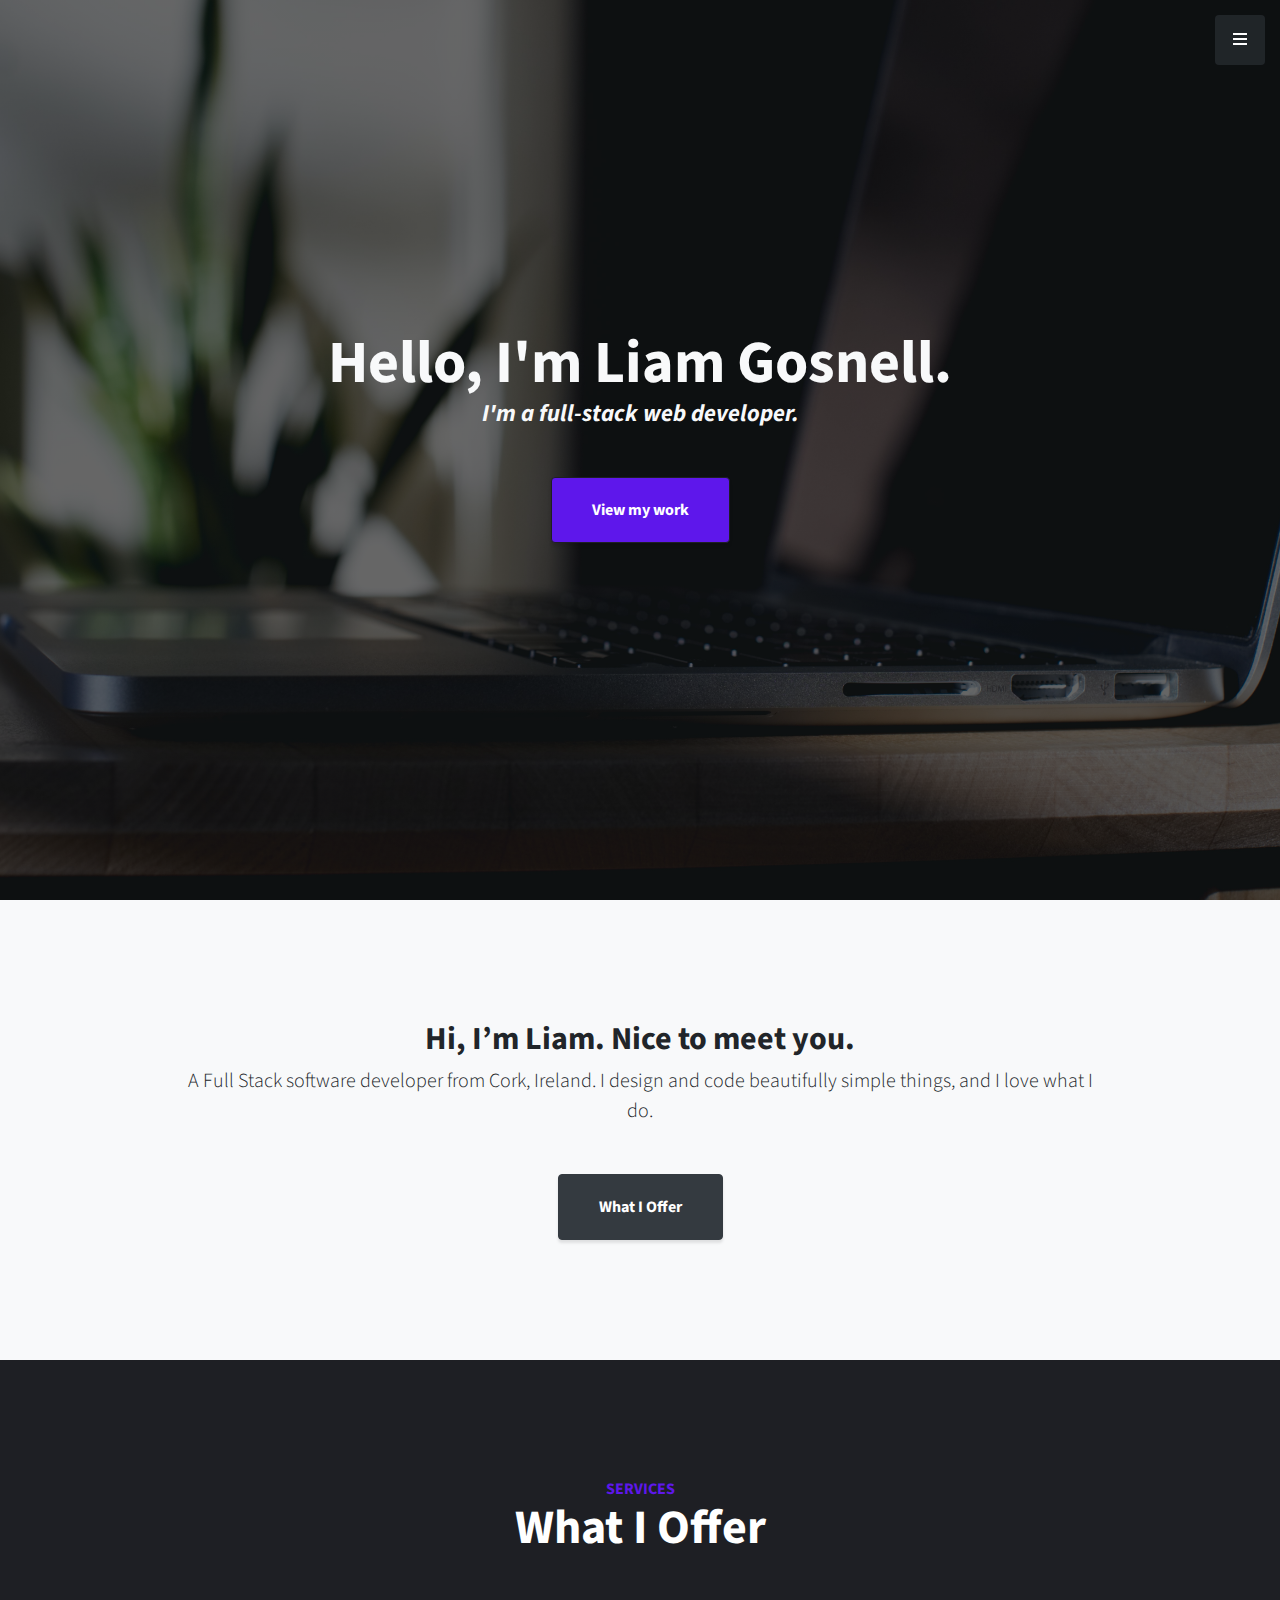
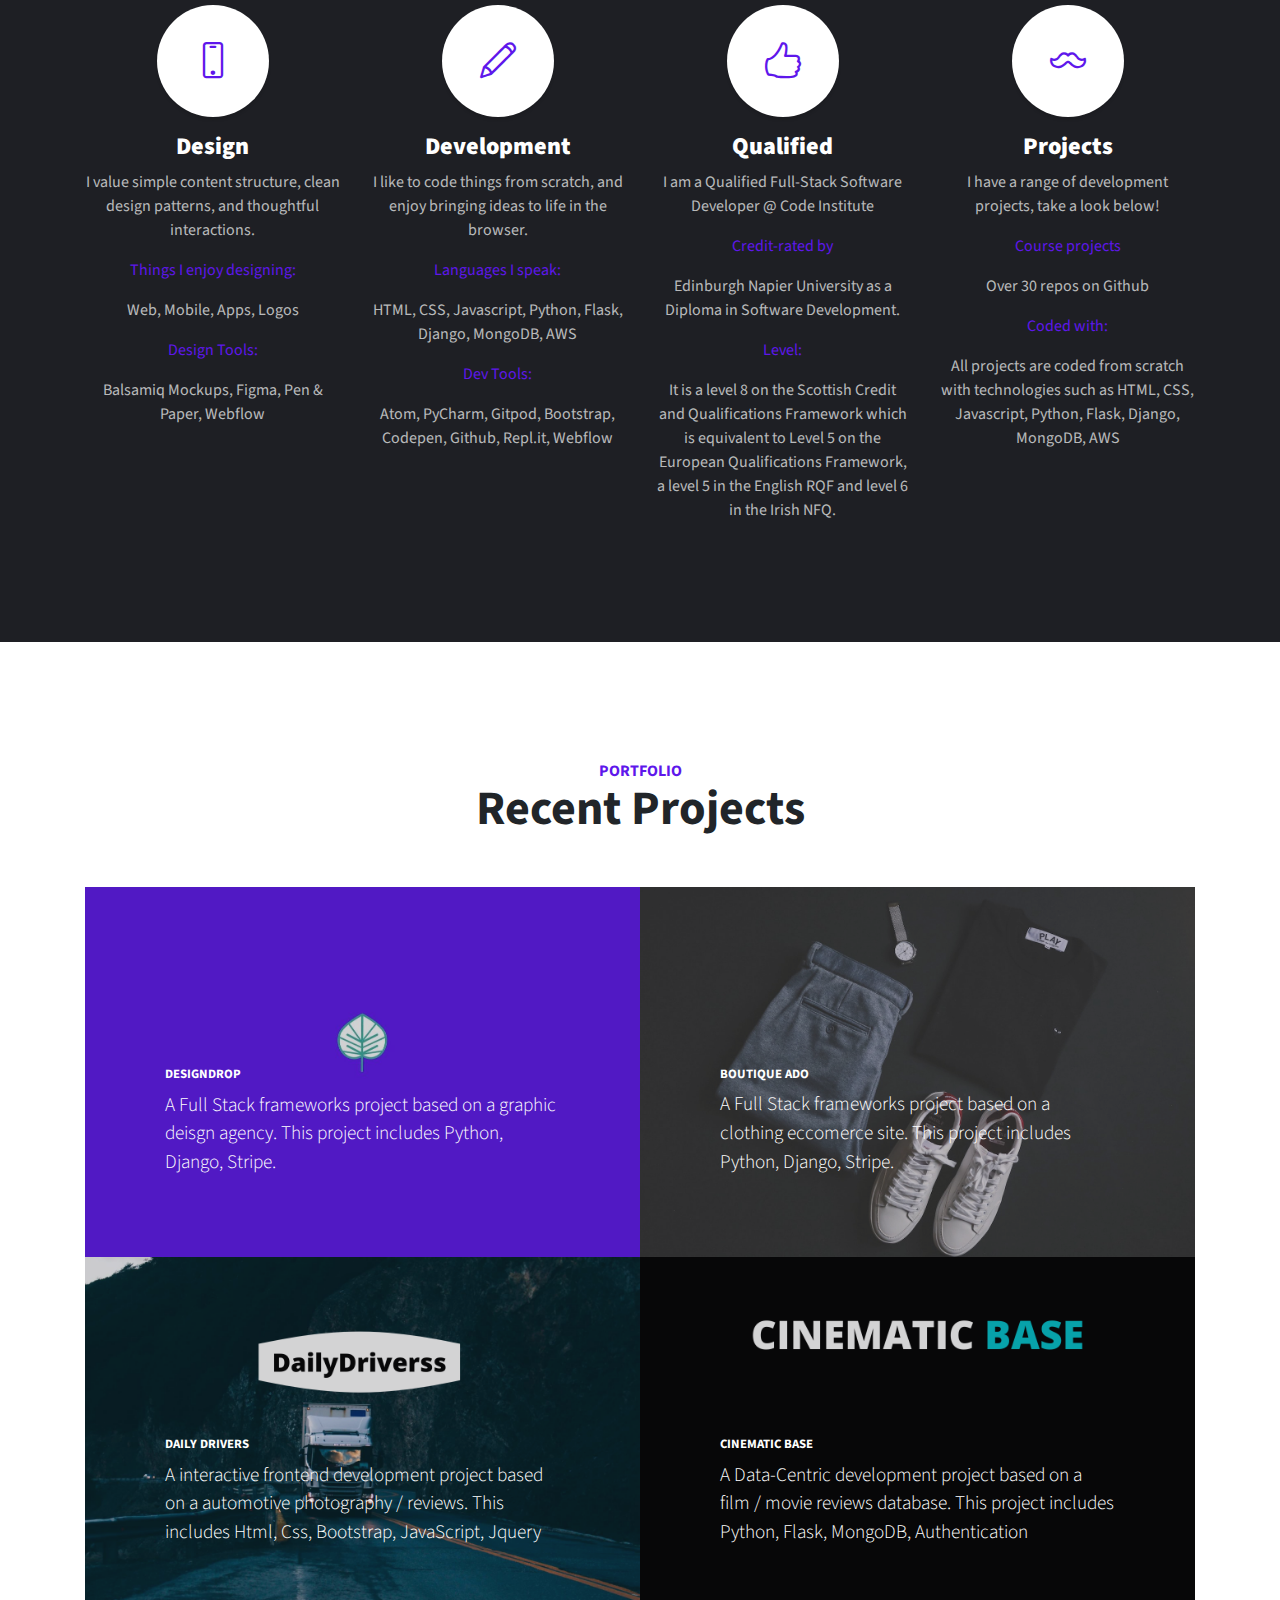
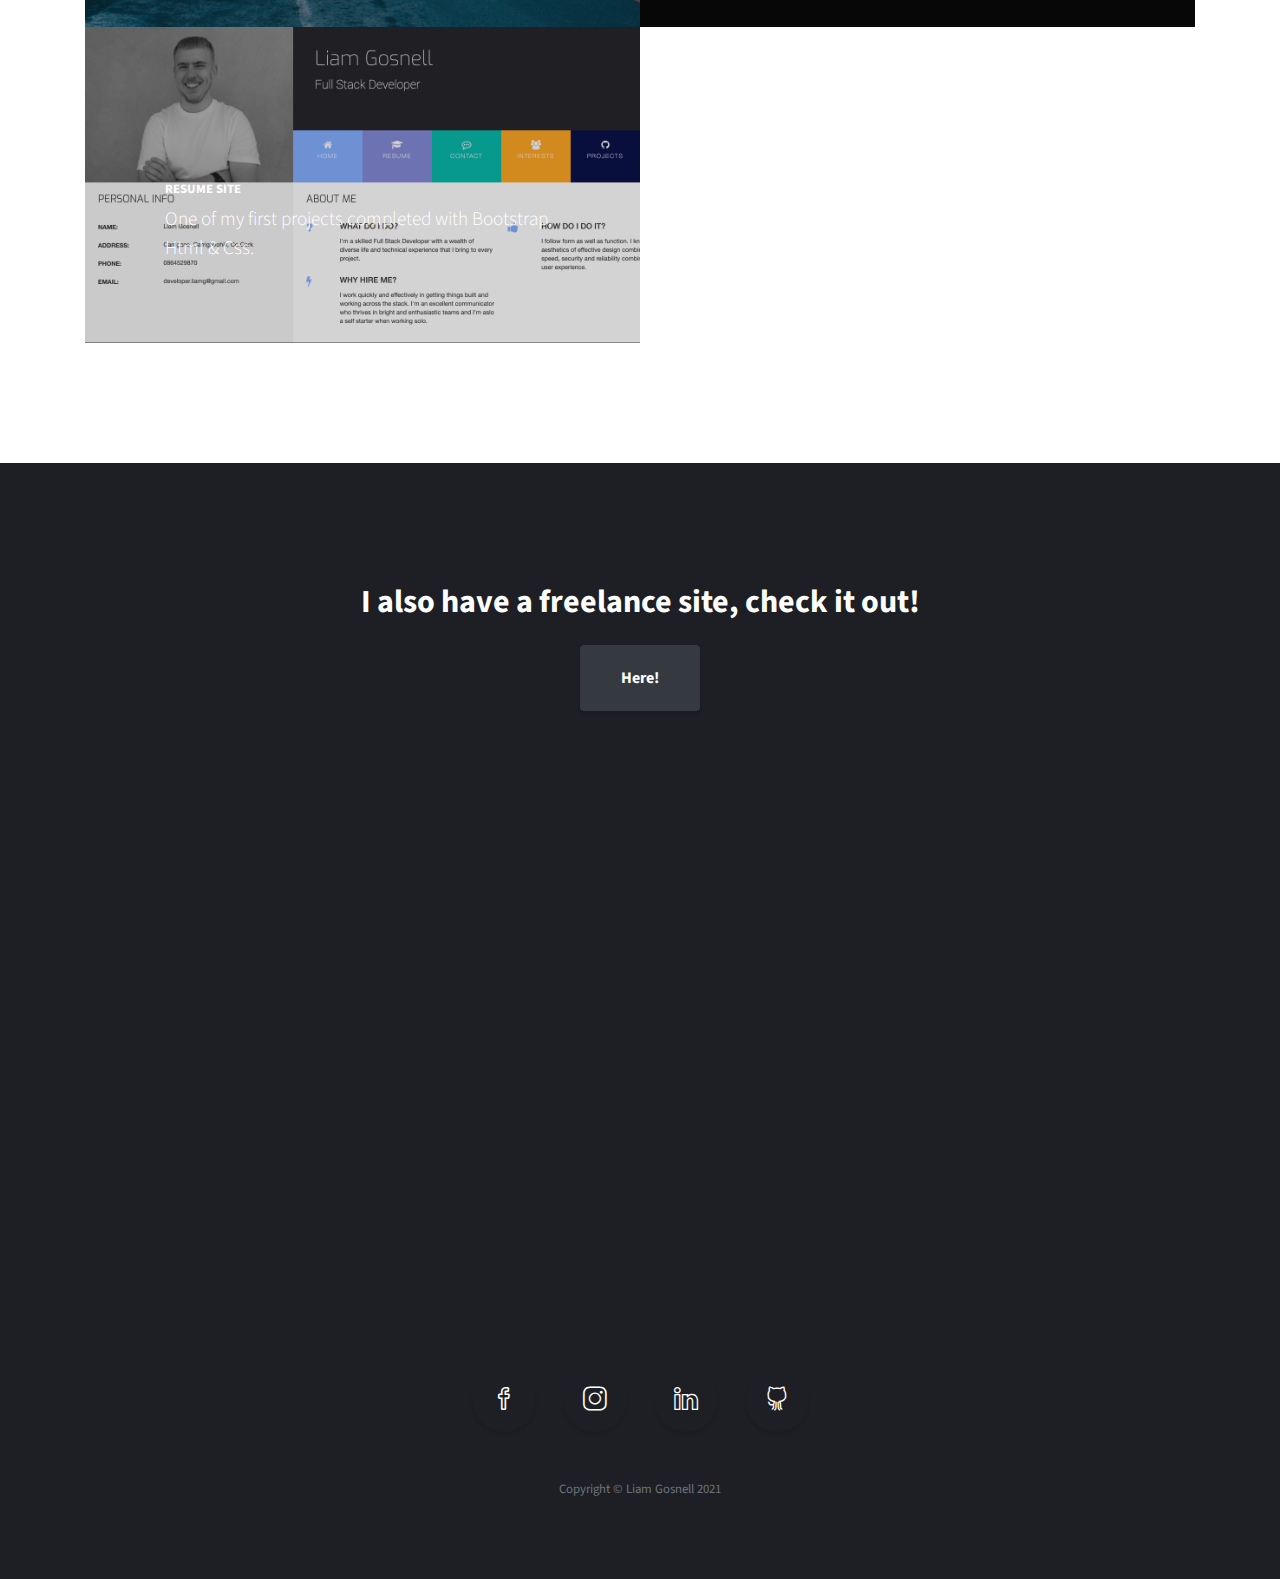
<file: index.html>
<!DOCTYPE html>
<html lang="en">

<head>

  <meta charset="utf-8">
  <meta name="viewport" content="width=device-width, initial-scale=1, shrink-to-fit=no">
  <meta name="description" content="">
  <meta name="author" content="">

  <title>Liam Gosnell</title>

  <!-- Bootstrap Core CSS -->
  <link href="static/vendor/bootstrap/css/bootstrap.min.css" rel="stylesheet">

  <!-- Custom Fonts -->
  <link href="static/vendor/fontawesome-free/css/all.min.css" rel="stylesheet" type="text/css">
  <link href="https://fonts.googleapis.com/css?family=Source+Sans+Pro:300,400,700,300italic,400italic,700italic" rel="stylesheet" type="text/css">
  <link href="static/vendor/simple-line-icons/css/simple-line-icons.css" rel="stylesheet">

  <!-- Custom CSS -->
  <link href="static/css/stylish-portfolio.min.css" rel="stylesheet">
  <link href="static/css/stylish-portfolio.css" rel="stylesheet">

</head>

<body id="page-top">

  <!-- Navigation -->
  <a class="menu-toggle rounded" href="#">
    <i class="fas fa-bars"></i>
  </a>
  <nav id="sidebar-wrapper">
    <ul class="sidebar-nav">
      <li class="sidebar-brand">
        <a class="js-scroll-trigger" href="#page-top">Menu</a>
      </li>
      <li class="sidebar-nav-item">
        <a class="js-scroll-trigger" href="#page-top">Home</a>
      </li>
      <li class="sidebar-nav-item">
        <a class="js-scroll-trigger" href="#about">About</a>
      </li>
    
      <li class="sidebar-nav-item">
        <a class="js-scroll-trigger" href="#portfolio">Portfolio</a>
      </li>
      <li class="sidebar-nav-item">
        <a class="js-scroll-trigger" href="#contact">Social</a>
      </li>
    </ul>
  </nav>

  <!-- Header -->
  <header class="masthead d-flex">
    <div class="container header-container text-center my-auto">
    <h1 class="text-light">Hello, I'm <span>Liam Gosnell</span>.</h1>
      <h4 class="mb-5 text-light">
        <em>I'm a full-stack web developer.</em>
      </h4>
      <a class="btn btn-primary btn-xl js-scroll-trigger" href="#about">View my work</a>
    </div>
    <div class="overlay"></div>
  </header>

  <!-- About -->
  <section class="content-section bg-light" id="about">
    <div class="container text-center">
      <div class="row">
        <div class="col-lg-10 mx-auto">
          <h2>Hi, I’m Liam. Nice to meet you.</h2>
          <p class="lead mb-5">A Full Stack software developer from Cork, Ireland. I design and code beautifully simple things, and I love what I do.</p>
          <a class="btn btn-dark btn-xl js-scroll-trigger" href="#services">What I Offer</a>
        </div>
      </div>
    </div>
  </section>

  <!-- Services -->
  <section class="content-section bg-primary text-white text-center" id="services">
    <div class="container">
      <div class="content-section-heading">
        <h3 class="text-secondary mb-0">Services</h3>
        <h2 class="mb-5">What I Offer</h2>
      </div>
      <div class="row">
        <div class="col-lg-3 col-md-6 mb-5 mb-lg-0">
          <span class="service-icon rounded-circle mx-auto mb-3">
            <i class="icon-screen-smartphone"></i>
          </span>
          <h4>
            <strong>Design</strong>
          </h4>
          <p class="text-faded mb-0">I value simple content structure, clean design patterns, and thoughtful interactions.</p>
          <p class="text-faded mb-0 mt-3 purple-text">Things I enjoy designing:</p>
          <p class="text-faded mb-0 mt-3">Web, Mobile, Apps, Logos</p>
          <p class="text-faded mb-0 mt-3 purple-text">Design Tools:</p>
          <p class="text-faded mb-0 mt-3">Balsamiq Mockups, Figma, Pen & Paper, Webflow</p>
        </div>
        <div class="col-lg-3 col-md-6 mb-5 mb-lg-0">
          <span class="service-icon rounded-circle mx-auto mb-3">
            <i class="icon-pencil"></i>
          </span>
          <h4>
            <strong>Development</strong>
          </h4>
          <p class="text-faded mb-0">I like to code things from scratch, and enjoy bringing ideas to life in the browser.</p>
          <p class="text-faded mb-0 mt-3 purple-text">Languages I speak:</p>
          <p class="text-faded mb-0 mt-3">HTML, CSS, Javascript, Python, Flask, Django, MongoDB, AWS</p>
          <p class="text-faded mb-0 mt-3 purple-text">Dev Tools:</p>
          <p class="text-faded mb-0 mt-3">Atom, PyCharm, Gitpod, Bootstrap, Codepen, Github, Repl.it, Webflow</p>
        </div>
        <div class="col-lg-3 col-md-6 mb-5 mb-md-0">
          <span class="service-icon rounded-circle mx-auto mb-3">
            <i class="icon-like"></i>
          </span>
          <h4>
            <strong>Qualified</strong>
          </h4>
          <p class="text-faded mb-0">I am a Qualified Full-Stack Software Developer @ Code Institute</a></p>
          <p class="text-faded mb-0 mt-3 purple-text">Credit-rated by</p>
          <p class="text-faded mb-0 mt-3">Edinburgh Napier University as a Diploma in Software Development.</p>
          <p class="text-faded mb-0 mt-3 purple-text">Level:</p>
          <p class="text-faded mb-0 mt-3">It is a level 8 on the Scottish Credit and Qualifications Framework which is equivalent to Level 5 on the European Qualifications Framework, a level 5 in the English RQF and level 6 in the Irish NFQ.</p>
        </div>
        <div class="col-lg-3 col-md-6">
          <span class="service-icon rounded-circle mx-auto mb-3">
            <i class="icon-mustache"></i>
          </span>
          <h4>
            <strong>Projects</strong>
          </h4>
          <p class="text-faded mb-0">I have a range of development projects, take a look below!</p>
          <p class="text-faded mb-0 mt-3 purple-text">Course projects</p>
          <p class="text-faded mb-0 mt-3">Over 30 repos on Github</p>
          <p class="text-faded mb-0 mt-3 purple-text">Coded with:</p>
          <p class="text-faded mb-0 mt-3">All projects are coded from scratch with technologies such as HTML, CSS, Javascript, Python, Flask, Django, MongoDB, AWS</p>
        </div>
      </div>
    </div>
  </section>

  

  <!-- Portfolio -->
  <section class="content-section" id="portfolio">
    <div class="container">
      <div class="content-section-heading text-center">
        <h3 class="text-secondary mb-0">Portfolio</h3>
        <h2 class="mb-5">Recent Projects</h2>
      </div>
      <div class="row no-gutters">
        <div class="col-lg-6">
          <a class="portfolio-item" target="_blank" href="https://designdrop.herokuapp.com/">
            <span class="caption">
              <span class="caption-content">
                <h2>DESIGNDROP</h2>
                <p class="mb-0">A Full Stack frameworks project based on a graphic deisgn agency. This project includes Python, Django, Stripe.</p>
              </span>
            </span>
            <img class="img-fluid" src="static/img/design.jpg" alt="">
          </a>
        </div>
        <div class="col-lg-6">
          <a class="portfolio-item" target="_blank" href="https://lg-boutique-ado.herokuapp.com/">
            <span class="caption">
              <span class="caption-content">
                <h2>Boutique Ado</h2>
                <p class="mb-0">A Full Stack frameworks project based on a clothing eccomerce site. This project includes Python, Django, Stripe.</p>
              </span>
            </span>
            <img class="img-fluid" src="static/img/clothes-main.jpg" alt="">
          </a>
        </div>
        <div class="col-lg-6">
          <a class="portfolio-item" href="https://liam-gosnell.github.io/Milestone-Two/">
            <span class="caption">
              <span class="caption-content">
                <h2>Daily Drivers</h2>
                <p class="mb-0">A interactive frontend development project based on a automotive photography / reviews. This includes Html, Css, Bootstrap, JavaScript, Jquery</p>
              </span>
            </span>
            <img class="img-fluid" src="static/img/CB (4).png" alt="">
          </a>
        </div>
        <div class="col-lg-6">
          <a class="portfolio-item" href="https://cinematicbase.herokuapp.com/">
            <span class="caption">
              <span class="caption-content">
                <h2>Cinematic Base</h2>
                <p class="mb-0">A Data-Centric development project based on a film / movie reviews database. This project includes Python, Flask, MongoDB, Authentication</p>
              </span>
            </span>
            <img class="img-fluid" src="static/img/CB.png" alt="">
          </a>
        </div>
        <div class="col-lg-6">
          <a class="portfolio-item" href="https://liam-gosnell.github.io/resume-project/index.html">
            <span class="caption">
              <span class="caption-content">
                <h2>Resume Site</h2>
                <p class="mb-0">One of my first projects completed with Bootstrap, Html & Css.</p>
              </span>
            </span>
            <img class="img-fluid" src="static/img/1.png" alt="">
          </a>
        </div>
        
      </div>
    </div>
  </section>


  <!-- Call to Action -->
  <section class="content-section bg-primary text-white">
    <div class="container text-center">
      <h2 class="mb-4">I also have a freelance site, check it out!</h2>
      <a target="_blank" href="https://www.liamgosnell.ie/" class="btn btn-xl btn-dark">Here!</a>
    </div>
  </section>

  <!-- Map -->
  <section class="bg-primary" id="contact" class="map">
    <iframe src="https://www.google.com/maps/embed?pb=!1m18!1m12!1m3!1d19684.155788998512!2d-8.250971366388812!3d51.924477651158575!2m3!1f0!2f0!3f0!3m2!1i1024!2i768!4f13.1!3m3!1m2!1s0x484362a20b01cd27%3A0x40cc24ab045c8a9f!2sCarrigane%2C%20Co.%20Cork%2C%20T45%20HY90!5e0!3m2!1sen!2sie!4v1599044716041!5m2!1sen!2sie" width="100%" height="450" frameborder="0" style="border:0;" allowfullscreen="" aria-hidden="false" tabindex="0"></iframe>
    <br/>
    
  </section>

  <!-- Footer -->
  <footer class="footer bg-primary text-center">
    <div class="container">
      <ul class="list-inline mb-5">
        <li class="list-inline-item">
          <a class="social-link rounded-circle text-white mr-3" target="_blank" href="https://www.facebook.com/LiamGosnellWeb">
            <i class="icon-social-facebook"></i>
          </a>
        </li>
        <li class="list-inline-item">
          <a class="social-link rounded-circle text-white mr-3" target="_blank" href="https://www.instagram.com/liam_gosnell/">
            <i class="icon-social-instagram"></i>
          </a>
        </li>
        <li class="list-inline-item">
          <a class="social-link rounded-circle text-white mr-3" target="_blank" href="https://www.linkedin.com/in/liam-gosnell-12635a195/">
            <i class="icon-social-linkedin"></i>
          </a>
        </li>
        <li class="list-inline-item">
          <a class="social-link rounded-circle text-white" target="_blank" href="https://github.com/Liam-gosnell">
            <i class="icon-social-github"></i>
          </a>
        </li>
      </ul>
      <p class="text-muted small mb-0">Copyright &copy; Liam Gosnell 2021</p>
    </div>
  </footer>

  <!-- Scroll to Top Button-->
  <a class="scroll-to-top rounded js-scroll-trigger" href="#page-top">
    <i class="fas fa-angle-up"></i>
  </a>

  <!-- Bootstrap core JavaScript -->
  <script src="static/vendor/jquery/jquery.min.js"></script>
  <script src="static/vendor/bootstrap/js/bootstrap.bundle.min.js"></script>

  <!-- Plugin JavaScript -->
  <script src="static/vendor/jquery-easing/jquery.easing.min.js"></script>

  <!-- Custom scripts for this template -->
  <script src="static/js/stylish-portfolio.min.js"></script>

</body>

</html>
</file>
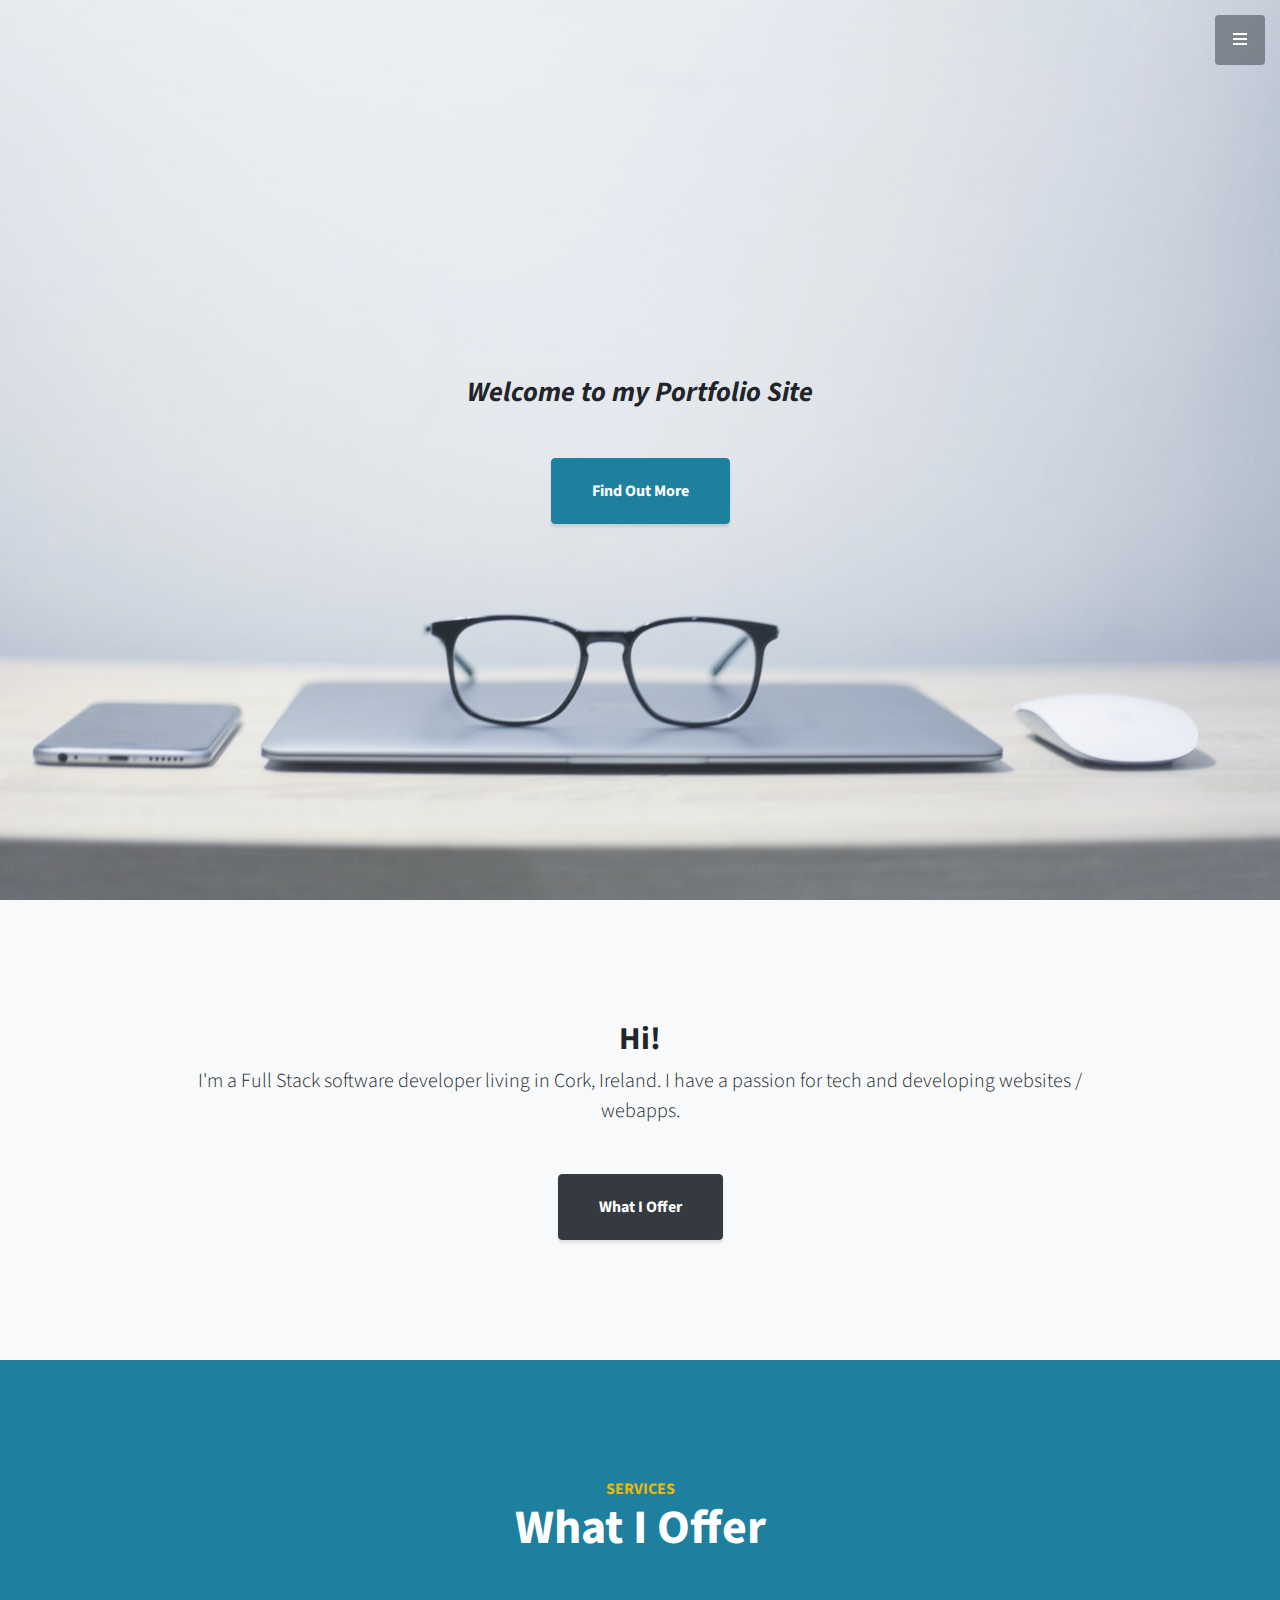
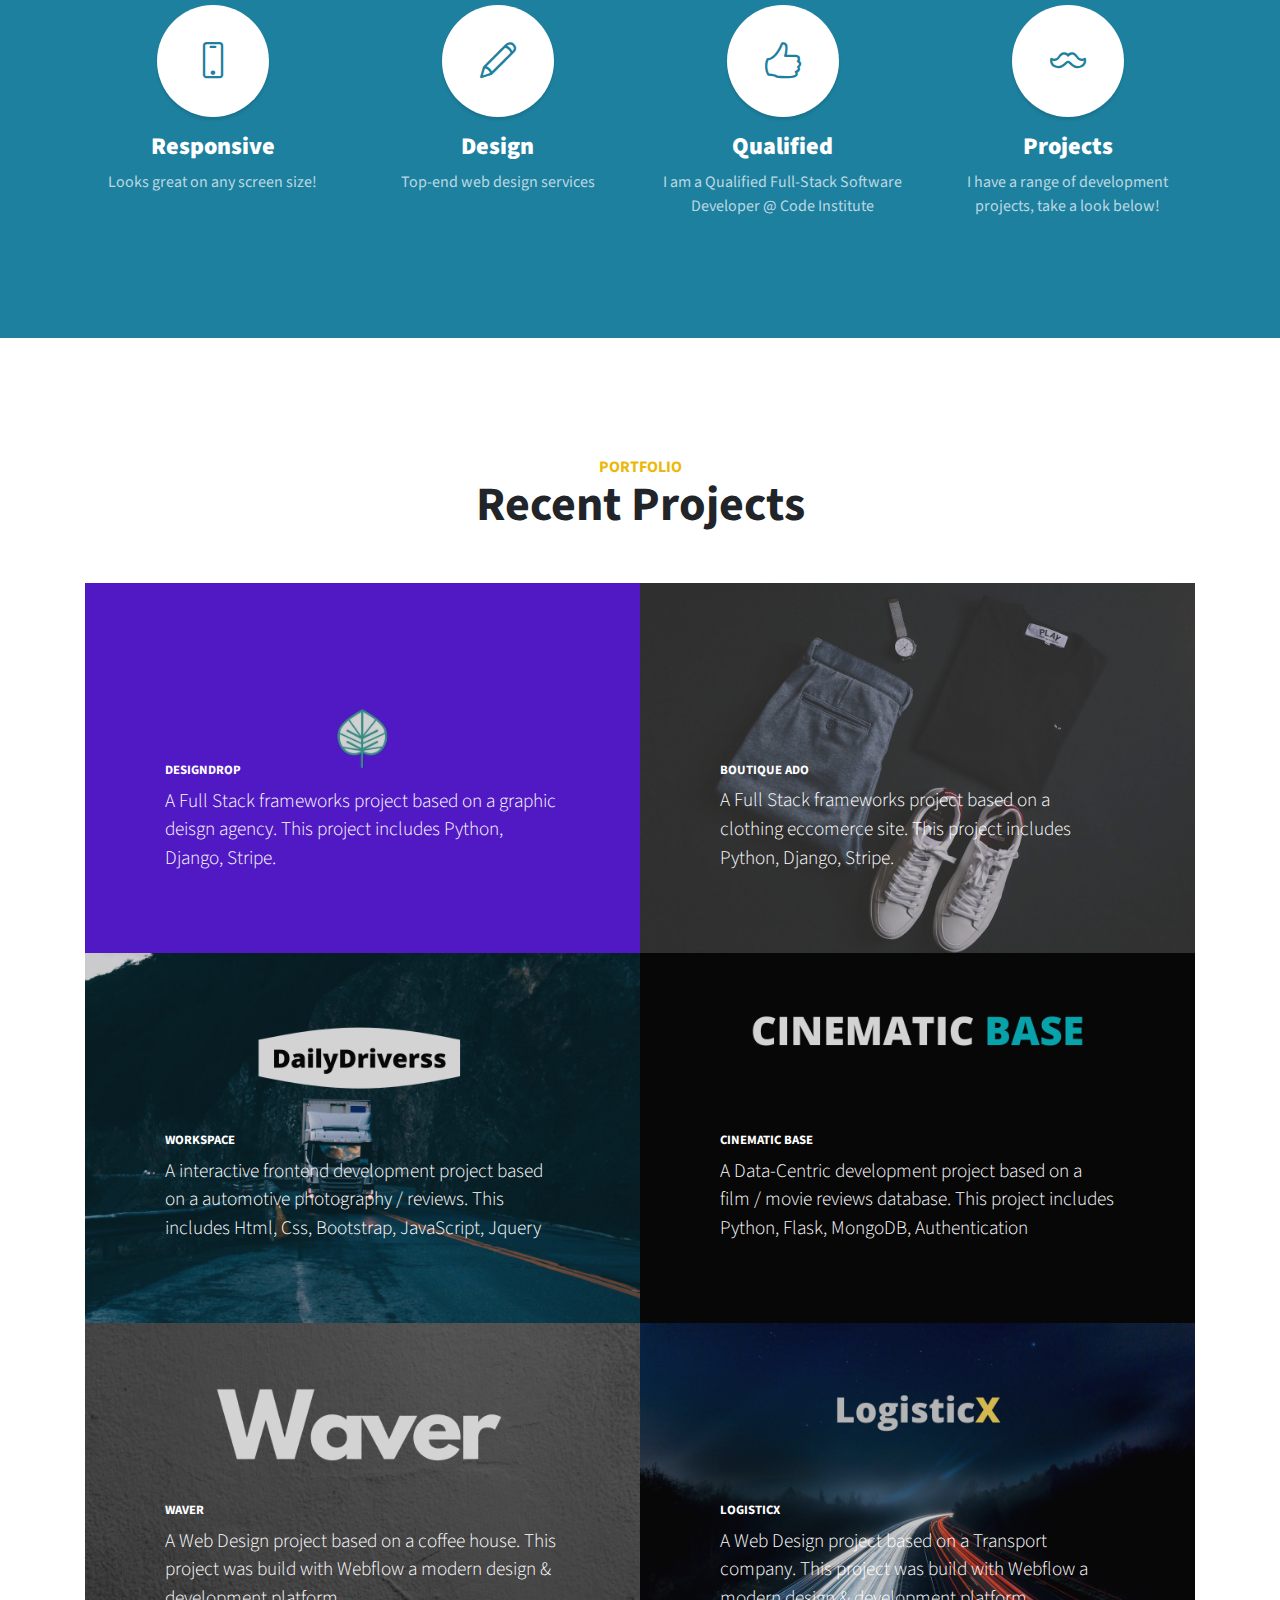
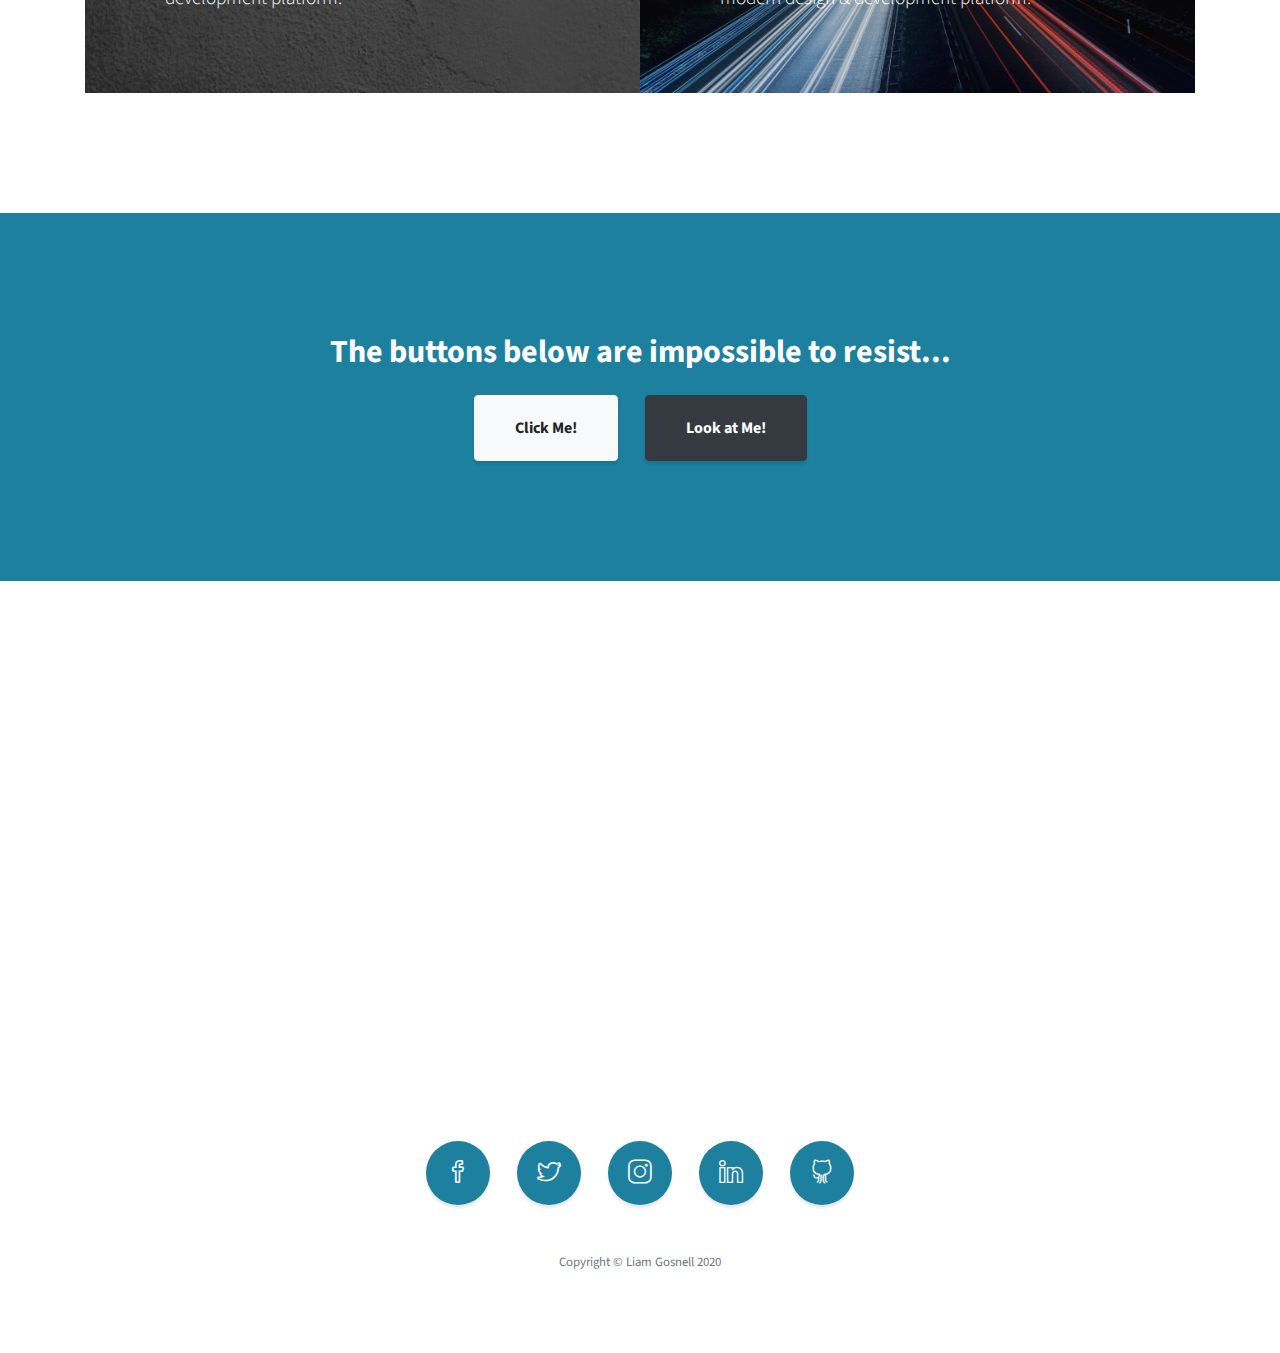
<file: static/index.html>
<!DOCTYPE html>
<html lang="en">

<head>

  <meta charset="utf-8">
  <meta name="viewport" content="width=device-width, initial-scale=1, shrink-to-fit=no">
  <meta name="description" content="">
  <meta name="author" content="">

  <title>Liam Gosnell</title>

  <!-- Bootstrap Core CSS -->
  <link href="vendor/bootstrap/css/bootstrap.min.css" rel="stylesheet">

  <!-- Custom Fonts -->
  <link href="vendor/fontawesome-free/css/all.min.css" rel="stylesheet" type="text/css">
  <link href="https://fonts.googleapis.com/css?family=Source+Sans+Pro:300,400,700,300italic,400italic,700italic" rel="stylesheet" type="text/css">
  <link href="vendor/simple-line-icons/css/simple-line-icons.css" rel="stylesheet">

  <!-- Custom CSS -->
  <link href="css/stylish-portfolio.min.css" rel="stylesheet">

</head>

<body id="page-top">

  <!-- Navigation -->
  <a class="menu-toggle rounded" href="#">
    <i class="fas fa-bars"></i>
  </a>
  <nav id="sidebar-wrapper">
    <ul class="sidebar-nav">
      <li class="sidebar-brand">
        <a class="js-scroll-trigger" href="#page-top">Menu</a>
      </li>
      <li class="sidebar-nav-item">
        <a class="js-scroll-trigger" href="#page-top">Home</a>
      </li>
      <li class="sidebar-nav-item">
        <a class="js-scroll-trigger" href="#about">About</a>
      </li>
      <li class="sidebar-nav-item">
        <a class="js-scroll-trigger" href="#services">Services</a>
      </li>
      <li class="sidebar-nav-item">
        <a class="js-scroll-trigger" href="#portfolio">Portfolio</a>
      </li>
      <li class="sidebar-nav-item">
        <a class="js-scroll-trigger" href="#contact">Contact</a>
      </li>
    </ul>
  </nav>

  <!-- Header -->
  <header class="masthead d-flex">
    <div class="container text-center my-auto">
      <h3 class="mb-5">
        <em>Welcome to my Portfolio Site</em>
      </h3>
      <a class="btn btn-primary btn-xl js-scroll-trigger" href="#about">Find Out More</a>
    </div>
    <div class="overlay"></div>
  </header>

  <!-- About -->
  <section class="content-section bg-light" id="about">
    <div class="container text-center">
      <div class="row">
        <div class="col-lg-10 mx-auto">
          <h2>Hi!</h2>
          <p class="lead mb-5">I'm a Full Stack software developer living in Cork, Ireland. I have a passion for tech and developing websites / webapps.</p>
          <a class="btn btn-dark btn-xl js-scroll-trigger" href="#services">What I Offer</a>
        </div>
      </div>
    </div>
  </section>

  <!-- Services -->
  <section class="content-section bg-primary text-white text-center" id="services">
    <div class="container">
      <div class="content-section-heading">
        <h3 class="text-secondary mb-0">Services</h3>
        <h2 class="mb-5">What I Offer</h2>
      </div>
      <div class="row">
        <div class="col-lg-3 col-md-6 mb-5 mb-lg-0">
          <span class="service-icon rounded-circle mx-auto mb-3">
            <i class="icon-screen-smartphone"></i>
          </span>
          <h4>
            <strong>Responsive</strong>
          </h4>
          <p class="text-faded mb-0">Looks great on any screen size!</p>
        </div>
        <div class="col-lg-3 col-md-6 mb-5 mb-lg-0">
          <span class="service-icon rounded-circle mx-auto mb-3">
            <i class="icon-pencil"></i>
          </span>
          <h4>
            <strong>Design</strong>
          </h4>
          <p class="text-faded mb-0">Top-end web design services</p>
        </div>
        <div class="col-lg-3 col-md-6 mb-5 mb-md-0">
          <span class="service-icon rounded-circle mx-auto mb-3">
            <i class="icon-like"></i>
          </span>
          <h4>
            <strong>Qualified</strong>
          </h4>
          <p class="text-faded mb-0">I am a Qualified Full-Stack Software Developer @ Code Institute</a></p>
        </div>
        <div class="col-lg-3 col-md-6">
          <span class="service-icon rounded-circle mx-auto mb-3">
            <i class="icon-mustache"></i>
          </span>
          <h4>
            <strong>Projects</strong>
          </h4>
          <p class="text-faded mb-0">I have a range of development projects, take a look below!</p>
        </div>
      </div>
    </div>
  </section>

  

  <!-- Portfolio -->
  <section class="content-section" id="portfolio">
    <div class="container">
      <div class="content-section-heading text-center">
        <h3 class="text-secondary mb-0">Portfolio</h3>
        <h2 class="mb-5">Recent Projects</h2>
      </div>
      <div class="row no-gutters">
        <div class="col-lg-6">
          <a class="portfolio-item" target="_blank" href="https://designdrop.herokuapp.com/">
            <span class="caption">
              <span class="caption-content">
                <h2>DESIGNDROP</h2>
                <p class="mb-0">A Full Stack frameworks project based on a graphic deisgn agency. This project includes Python, Django, Stripe.</p>
              </span>
            </span>
            <img class="img-fluid" src="img/design.jpg" alt="">
          </a>
        </div>
        <div class="col-lg-6">
          <a class="portfolio-item" target="_blank" href="https://lg-boutique-ado.herokuapp.com/">
            <span class="caption">
              <span class="caption-content">
                <h2>Boutique Ado</h2>
                <p class="mb-0">A Full Stack frameworks project based on a clothing eccomerce site. This project includes Python, Django, Stripe.</p>
              </span>
            </span>
            <img class="img-fluid" src="img/clothes-main.jpg" alt="">
          </a>
        </div>
        <div class="col-lg-6">
          <a class="portfolio-item" href="#">
            <span class="caption">
              <span class="caption-content">
                <h2>Workspace</h2>
                <p class="mb-0">A interactive frontend development project based on a automotive photography / reviews. This includes Html, Css, Bootstrap, JavaScript, Jquery</p>
              </span>
            </span>
            <img class="img-fluid" src="img/CB (4).png" alt="">
          </a>
        </div>
        <div class="col-lg-6">
          <a class="portfolio-item" href="https://cinematicbase.herokuapp.com/">
            <span class="caption">
              <span class="caption-content">
                <h2>Cinematic Base</h2>
                <p class="mb-0">A Data-Centric development project based on a film / movie reviews database. This project includes Python, Flask, MongoDB, Authentication</p>
              </span>
            </span>
            <img class="img-fluid" src="img/CB.png" alt="">
          </a>
        </div>
        <div class="col-lg-6">
          <a class="portfolio-item" href="https://waver.webflow.io/">
            <span class="caption">
              <span class="caption-content">
                <h2>Waver</h2>
                <p class="mb-0">A Web Design project based on a coffee house. This project was build with Webflow a modern design & development platform.</p>
              </span>
            </span>
            <img class="img-fluid" src="img/CB (7).png" alt="">
          </a>
        </div>
        <div class="col-lg-6">
          <a class="portfolio-item" href="https://logisticx.webflow.io/">
            <span class="caption">
              <span class="caption-content">
                <h2>LogisticX</h2>
                <p class="mb-0">A Web Design project based on a Transport company. This project was build with Webflow a modern design & development platform.</p>
              </span>
            </span>
            <img class="img-fluid" src="img/CB (6).png" alt="">
          </a>
        </div>
      </div>
    </div>
  </section>

  <!-- Call to Action -->
  <section class="content-section bg-primary text-white">
    <div class="container text-center">
      <h2 class="mb-4">The buttons below are impossible to resist...</h2>
      <a href="#" class="btn btn-xl btn-light mr-4">Click Me!</a>
      <a href="#" class="btn btn-xl btn-dark">Look at Me!</a>
    </div>
  </section>

  <!-- Map -->
  <section id="contact" class="map">
    <iframe width="100%" height="100%" frameborder="0" scrolling="no" marginheight="0" marginwidth="0" src="https://maps.google.com/maps?f=q&amp;source=s_q&amp;hl=en&amp;geocode=&amp;q=Twitter,+Inc.,+Market+Street,+San+Francisco,+CA&amp;aq=0&amp;oq=twitter&amp;sll=28.659344,-81.187888&amp;sspn=0.128789,0.264187&amp;ie=UTF8&amp;hq=Twitter,+Inc.,+Market+Street,+San+Francisco,+CA&amp;t=m&amp;z=15&amp;iwloc=A&amp;output=embed"></iframe>
    <br />
    <small>
      <a href="https://maps.google.com/maps?f=q&amp;source=embed&amp;hl=en&amp;geocode=&amp;q=Twitter,+Inc.,+Market+Street,+San+Francisco,+CA&amp;aq=0&amp;oq=twitter&amp;sll=28.659344,-81.187888&amp;sspn=0.128789,0.264187&amp;ie=UTF8&amp;hq=Twitter,+Inc.,+Market+Street,+San+Francisco,+CA&amp;t=m&amp;z=15&amp;iwloc=A"></a>
    </small>
  </section>

  <!-- Footer -->
  <footer class="footer text-center">
    <div class="container">
      <ul class="list-inline mb-5">
        <li class="list-inline-item">
          <a class="social-link rounded-circle text-white mr-3" href="https://www.facebook.com/LiamGosnellWeb">
            <i class="icon-social-facebook"></i>
          </a>
        </li>
        <li class="list-inline-item">
          <a class="social-link rounded-circle text-white mr-3" href="https://twitter.com/liam_gosnell">
            <i class="icon-social-twitter"></i>
          </a>
        </li>
        <li class="list-inline-item">
          <a class="social-link rounded-circle text-white mr-3" href="https://www.instagram.com/liam_gosnell/">
            <i class="icon-social-instagram"></i>
          </a>
        </li>
        <li class="list-inline-item">
          <a class="social-link rounded-circle text-white mr-3" href="https://www.linkedin.com/in/liam-gosnell-12635a195/">
            <i class="icon-social-linkedin"></i>
          </a>
        </li>
        <li class="list-inline-item">
          <a class="social-link rounded-circle text-white" href="#">
            <i class="icon-social-github"></i>
          </a>
        </li>
      </ul>
      <p class="text-muted small mb-0">Copyright &copy; Liam Gosnell 2020</p>
    </div>
  </footer>

  <!-- Scroll to Top Button-->
  <a class="scroll-to-top rounded js-scroll-trigger" href="#page-top">
    <i class="fas fa-angle-up"></i>
  </a>

  <!-- Bootstrap core JavaScript -->
  <script src="vendor/jquery/jquery.min.js"></script>
  <script src="vendor/bootstrap/js/bootstrap.bundle.min.js"></script>

  <!-- Plugin JavaScript -->
  <script src="vendor/jquery-easing/jquery.easing.min.js"></script>

  <!-- Custom scripts for this template -->
  <script src="js/stylish-portfolio.min.js"></script>

</body>

</html>
</file>
<file: static/vendor/simple-line-icons/css/simple-line-icons.css>
@font-face {
  font-family: 'simple-line-icons';
  src: url('../fonts/Simple-Line-Icons.eot?v=2.4.0');
  src: url('../fonts/Simple-Line-Icons.eot?v=2.4.0#iefix') format('embedded-opentype'), url('../fonts/Simple-Line-Icons.woff2?v=2.4.0') format('woff2'), url('../fonts/Simple-Line-Icons.ttf?v=2.4.0') format('truetype'), url('../fonts/Simple-Line-Icons.woff?v=2.4.0') format('woff'), url('../fonts/Simple-Line-Icons.svg?v=2.4.0#simple-line-icons') format('svg');
  font-weight: normal;
  font-style: normal;
}
/*
 Use the following CSS code if you want to have a class per icon.
 Instead of a list of all class selectors, you can use the generic [class*="icon-"] selector, but it's slower:
*/
.icon-user,
.icon-people,
.icon-user-female,
.icon-user-follow,
.icon-user-following,
.icon-user-unfollow,
.icon-login,
.icon-logout,
.icon-emotsmile,
.icon-phone,
.icon-call-end,
.icon-call-in,
.icon-call-out,
.icon-map,
.icon-location-pin,
.icon-direction,
.icon-directions,
.icon-compass,
.icon-layers,
.icon-menu,
.icon-list,
.icon-options-vertical,
.icon-options,
.icon-arrow-down,
.icon-arrow-left,
.icon-arrow-right,
.icon-arrow-up,
.icon-arrow-up-circle,
.icon-arrow-left-circle,
.icon-arrow-right-circle,
.icon-arrow-down-circle,
.icon-check,
.icon-clock,
.icon-plus,
.icon-minus,
.icon-close,
.icon-event,
.icon-exclamation,
.icon-organization,
.icon-trophy,
.icon-screen-smartphone,
.icon-screen-desktop,
.icon-plane,
.icon-notebook,
.icon-mustache,
.icon-mouse,
.icon-magnet,
.icon-energy,
.icon-disc,
.icon-cursor,
.icon-cursor-move,
.icon-crop,
.icon-chemistry,
.icon-speedometer,
.icon-shield,
.icon-screen-tablet,
.icon-magic-wand,
.icon-hourglass,
.icon-graduation,
.icon-ghost,
.icon-game-controller,
.icon-fire,
.icon-eyeglass,
.icon-envelope-open,
.icon-envelope-letter,
.icon-bell,
.icon-badge,
.icon-anchor,
.icon-wallet,
.icon-vector,
.icon-speech,
.icon-puzzle,
.icon-printer,
.icon-present,
.icon-playlist,
.icon-pin,
.icon-picture,
.icon-handbag,
.icon-globe-alt,
.icon-globe,
.icon-folder-alt,
.icon-folder,
.icon-film,
.icon-feed,
.icon-drop,
.icon-drawer,
.icon-docs,
.icon-doc,
.icon-diamond,
.icon-cup,
.icon-calculator,
.icon-bubbles,
.icon-briefcase,
.icon-book-open,
.icon-basket-loaded,
.icon-basket,
.icon-bag,
.icon-action-undo,
.icon-action-redo,
.icon-wrench,
.icon-umbrella,
.icon-trash,
.icon-tag,
.icon-support,
.icon-frame,
.icon-size-fullscreen,
.icon-size-actual,
.icon-shuffle,
.icon-share-alt,
.icon-share,
.icon-rocket,
.icon-question,
.icon-pie-chart,
.icon-pencil,
.icon-note,
.icon-loop,
.icon-home,
.icon-grid,
.icon-graph,
.icon-microphone,
.icon-music-tone-alt,
.icon-music-tone,
.icon-earphones-alt,
.icon-earphones,
.icon-equalizer,
.icon-like,
.icon-dislike,
.icon-control-start,
.icon-control-rewind,
.icon-control-play,
.icon-control-pause,
.icon-control-forward,
.icon-control-end,
.icon-volume-1,
.icon-volume-2,
.icon-volume-off,
.icon-calendar,
.icon-bulb,
.icon-chart,
.icon-ban,
.icon-bubble,
.icon-camrecorder,
.icon-camera,
.icon-cloud-download,
.icon-cloud-upload,
.icon-envelope,
.icon-eye,
.icon-flag,
.icon-heart,
.icon-info,
.icon-key,
.icon-link,
.icon-lock,
.icon-lock-open,
.icon-magnifier,
.icon-magnifier-add,
.icon-magnifier-remove,
.icon-paper-clip,
.icon-paper-plane,
.icon-power,
.icon-refresh,
.icon-reload,
.icon-settings,
.icon-star,
.icon-symbol-female,
.icon-symbol-male,
.icon-target,
.icon-credit-card,
.icon-paypal,
.icon-social-tumblr,
.icon-social-twitter,
.icon-social-facebook,
.icon-social-instagram,
.icon-social-linkedin,
.icon-social-pinterest,
.icon-social-github,
.icon-social-google,
.icon-social-reddit,
.icon-social-skype,
.icon-social-dribbble,
.icon-social-behance,
.icon-social-foursqare,
.icon-social-soundcloud,
.icon-social-spotify,
.icon-social-stumbleupon,
.icon-social-youtube,
.icon-social-dropbox,
.icon-social-vkontakte,
.icon-social-steam {
  font-family: 'simple-line-icons';
  speak: none;
  font-style: normal;
  font-weight: normal;
  font-variant: normal;
  text-transform: none;
  line-height: 1;
  /* Better Font Rendering =========== */
  -webkit-font-smoothing: antialiased;
  -moz-osx-font-smoothing: grayscale;
}
.icon-user:before {
  content: "\e005";
}
.icon-people:before {
  content: "\e001";
}
.icon-user-female:before {
  content: "\e000";
}
.icon-user-follow:before {
  content: "\e002";
}
.icon-user-following:before {
  content: "\e003";
}
.icon-user-unfollow:before {
  content: "\e004";
}
.icon-login:before {
  content: "\e066";
}
.icon-logout:before {
  content: "\e065";
}
.icon-emotsmile:before {
  content: "\e021";
}
.icon-phone:before {
  content: "\e600";
}
.icon-call-end:before {
  content: "\e048";
}
.icon-call-in:before {
  content: "\e047";
}
.icon-call-out:before {
  content: "\e046";
}
.icon-map:before {
  content: "\e033";
}
.icon-location-pin:before {
  content: "\e096";
}
.icon-direction:before {
  content: "\e042";
}
.icon-directions:before {
  content: "\e041";
}
.icon-compass:before {
  content: "\e045";
}
.icon-layers:before {
  content: "\e034";
}
.icon-menu:before {
  content: "\e601";
}
.icon-list:before {
  content: "\e067";
}
.icon-options-vertical:before {
  content: "\e602";
}
.icon-options:before {
  content: "\e603";
}
.icon-arrow-down:before {
  content: "\e604";
}
.icon-arrow-left:before {
  content: "\e605";
}
.icon-arrow-right:before {
  content: "\e606";
}
.icon-arrow-up:before {
  content: "\e607";
}
.icon-arrow-up-circle:before {
  content: "\e078";
}
.icon-arrow-left-circle:before {
  content: "\e07a";
}
.icon-arrow-right-circle:before {
  content: "\e079";
}
.icon-arrow-down-circle:before {
  content: "\e07b";
}
.icon-check:before {
  content: "\e080";
}
.icon-clock:before {
  content: "\e081";
}
.icon-plus:before {
  content: "\e095";
}
.icon-minus:before {
  content: "\e615";
}
.icon-close:before {
  content: "\e082";
}
.icon-event:before {
  content: "\e619";
}
.icon-exclamation:before {
  content: "\e617";
}
.icon-organization:before {
  content: "\e616";
}
.icon-trophy:before {
  content: "\e006";
}
.icon-screen-smartphone:before {
  content: "\e010";
}
.icon-screen-desktop:before {
  content: "\e011";
}
.icon-plane:before {
  content: "\e012";
}
.icon-notebook:before {
  content: "\e013";
}
.icon-mustache:before {
  content: "\e014";
}
.icon-mouse:before {
  content: "\e015";
}
.icon-magnet:before {
  content: "\e016";
}
.icon-energy:before {
  content: "\e020";
}
.icon-disc:before {
  content: "\e022";
}
.icon-cursor:before {
  content: "\e06e";
}
.icon-cursor-move:before {
  content: "\e023";
}
.icon-crop:before {
  content: "\e024";
}
.icon-chemistry:before {
  content: "\e026";
}
.icon-speedometer:before {
  content: "\e007";
}
.icon-shield:before {
  content: "\e00e";
}
.icon-screen-tablet:before {
  content: "\e00f";
}
.icon-magic-wand:before {
  content: "\e017";
}
.icon-hourglass:before {
  content: "\e018";
}
.icon-graduation:before {
  content: "\e019";
}
.icon-ghost:before {
  content: "\e01a";
}
.icon-game-controller:before {
  content: "\e01b";
}
.icon-fire:before {
  content: "\e01c";
}
.icon-eyeglass:before {
  content: "\e01d";
}
.icon-envelope-open:before {
  content: "\e01e";
}
.icon-envelope-letter:before {
  content: "\e01f";
}
.icon-bell:before {
  content: "\e027";
}
.icon-badge:before {
  content: "\e028";
}
.icon-anchor:before {
  content: "\e029";
}
.icon-wallet:before {
  content: "\e02a";
}
.icon-vector:before {
  content: "\e02b";
}
.icon-speech:before {
  content: "\e02c";
}
.icon-puzzle:before {
  content: "\e02d";
}
.icon-printer:before {
  content: "\e02e";
}
.icon-present:before {
  content: "\e02f";
}
.icon-playlist:before {
  content: "\e030";
}
.icon-pin:before {
  content: "\e031";
}
.icon-picture:before {
  content: "\e032";
}
.icon-handbag:before {
  content: "\e035";
}
.icon-globe-alt:before {
  content: "\e036";
}
.icon-globe:before {
  content: "\e037";
}
.icon-folder-alt:before {
  content: "\e039";
}
.icon-folder:before {
  content: "\e089";
}
.icon-film:before {
  content: "\e03a";
}
.icon-feed:before {
  content: "\e03b";
}
.icon-drop:before {
  content: "\e03e";
}
.icon-drawer:before {
  content: "\e03f";
}
.icon-docs:before {
  content: "\e040";
}
.icon-doc:before {
  content: "\e085";
}
.icon-diamond:before {
  content: "\e043";
}
.icon-cup:before {
  content: "\e044";
}
.icon-calculator:before {
  content: "\e049";
}
.icon-bubbles:before {
  content: "\e04a";
}
.icon-briefcase:before {
  content: "\e04b";
}
.icon-book-open:before {
  content: "\e04c";
}
.icon-basket-loaded:before {
  content: "\e04d";
}
.icon-basket:before {
  content: "\e04e";
}
.icon-bag:before {
  content: "\e04f";
}
.icon-action-undo:before {
  content: "\e050";
}
.icon-action-redo:before {
  content: "\e051";
}
.icon-wrench:before {
  content: "\e052";
}
.icon-umbrella:before {
  content: "\e053";
}
.icon-trash:before {
  content: "\e054";
}
.icon-tag:before {
  content: "\e055";
}
.icon-support:before {
  content: "\e056";
}
.icon-frame:before {
  content: "\e038";
}
.icon-size-fullscreen:before {
  content: "\e057";
}
.icon-size-actual:before {
  content: "\e058";
}
.icon-shuffle:before {
  content: "\e059";
}
.icon-share-alt:before {
  content: "\e05a";
}
.icon-share:before {
  content: "\e05b";
}
.icon-rocket:before {
  content: "\e05c";
}
.icon-question:before {
  content: "\e05d";
}
.icon-pie-chart:before {
  content: "\e05e";
}
.icon-pencil:before {
  content: "\e05f";
}
.icon-note:before {
  content: "\e060";
}
.icon-loop:before {
  content: "\e064";
}
.icon-home:before {
  content: "\e069";
}
.icon-grid:before {
  content: "\e06a";
}
.icon-graph:before {
  content: "\e06b";
}
.icon-microphone:before {
  content: "\e063";
}
.icon-music-tone-alt:before {
  content: "\e061";
}
.icon-music-tone:before {
  content: "\e062";
}
.icon-earphones-alt:before {
  content: "\e03c";
}
.icon-earphones:before {
  content: "\e03d";
}
.icon-equalizer:before {
  content: "\e06c";
}
.icon-like:before {
  content: "\e068";
}
.icon-dislike:before {
  content: "\e06d";
}
.icon-control-start:before {
  content: "\e06f";
}
.icon-control-rewind:before {
  content: "\e070";
}
.icon-control-play:before {
  content: "\e071";
}
.icon-control-pause:before {
  content: "\e072";
}
.icon-control-forward:before {
  content: "\e073";
}
.icon-control-end:before {
  content: "\e074";
}
.icon-volume-1:before {
  content: "\e09f";
}
.icon-volume-2:before {
  content: "\e0a0";
}
.icon-volume-off:before {
  content: "\e0a1";
}
.icon-calendar:before {
  content: "\e075";
}
.icon-bulb:before {
  content: "\e076";
}
.icon-chart:before {
  content: "\e077";
}
.icon-ban:before {
  content: "\e07c";
}
.icon-bubble:before {
  content: "\e07d";
}
.icon-camrecorder:before {
  content: "\e07e";
}
.icon-camera:before {
  content: "\e07f";
}
.icon-cloud-download:before {
  content: "\e083";
}
.icon-cloud-upload:before {
  content: "\e084";
}
.icon-envelope:before {
  content: "\e086";
}
.icon-eye:before {
  content: "\e087";
}
.icon-flag:before {
  content: "\e088";
}
.icon-heart:before {
  content: "\e08a";
}
.icon-info:before {
  content: "\e08b";
}
.icon-key:before {
  content: "\e08c";
}
.icon-link:before {
  content: "\e08d";
}
.icon-lock:before {
  content: "\e08e";
}
.icon-lock-open:before {
  content: "\e08f";
}
.icon-magnifier:before {
  content: "\e090";
}
.icon-magnifier-add:before {
  content: "\e091";
}
.icon-magnifier-remove:before {
  content: "\e092";
}
.icon-paper-clip:before {
  content: "\e093";
}
.icon-paper-plane:before {
  content: "\e094";
}
.icon-power:before {
  content: "\e097";
}
.icon-refresh:before {
  content: "\e098";
}
.icon-reload:before {
  content: "\e099";
}
.icon-settings:before {
  content: "\e09a";
}
.icon-star:before {
  content: "\e09b";
}
.icon-symbol-female:before {
  content: "\e09c";
}
.icon-symbol-male:before {
  content: "\e09d";
}
.icon-target:before {
  content: "\e09e";
}
.icon-credit-card:before {
  content: "\e025";
}
.icon-paypal:before {
  content: "\e608";
}
.icon-social-tumblr:before {
  content: "\e00a";
}
.icon-social-twitter:before {
  content: "\e009";
}
.icon-social-facebook:before {
  content: "\e00b";
}
.icon-social-instagram:before {
  content: "\e609";
}
.icon-social-linkedin:before {
  content: "\e60a";
}
.icon-social-pinterest:before {
  content: "\e60b";
}
.icon-social-github:before {
  content: "\e60c";
}
.icon-social-google:before {
  content: "\e60d";
}
.icon-social-reddit:before {
  content: "\e60e";
}
.icon-social-skype:before {
  content: "\e60f";
}
.icon-social-dribbble:before {
  content: "\e00d";
}
.icon-social-behance:before {
  content: "\e610";
}
.icon-social-foursqare:before {
  content: "\e611";
}
.icon-social-soundcloud:before {
  content: "\e612";
}
.icon-social-spotify:before {
  content: "\e613";
}
.icon-social-stumbleupon:before {
  content: "\e614";
}
.icon-social-youtube:before {
  content: "\e008";
}
.icon-social-dropbox:before {
  content: "\e00c";
}
.icon-social-vkontakte:before {
  content: "\e618";
}
.icon-social-steam:before {
  content: "\e620";
}
</file>
<file: static/css/stylish-portfolio.css>
body,
html {
  width: 100%;
  height: 100%;
}

body {
  font-family: 'Source Sans Pro';
}

.btn-xl {
  padding: 1.25rem 2.5rem;
}

.content-section {
  padding-top: 7.5rem;
  padding-bottom: 7.5rem;
}

.content-section-heading h2 {
  font-size: 3rem;
}

.content-section-heading h3 {
  font-size: 1rem;
  text-transform: uppercase;
}

h1,
h2,
h3,
h4,
h5,
h6 {
  font-weight: 700;
}

h1 {
  font-size: 60px!important;
}

.text-faded {
  color: rgba(255, 255, 255, 0.7);
}

/* Map */
.map {
  height: 30rem;
}

@media (max-width: 992px) {
  .map {
    height: 75%;
  }
}

.map iframe {
  pointer-events: none;
}

.scroll-to-top {
  position: fixed;
  right: 15px;
  bottom: 15px;
  display: none;
  width: 50px;
  height: 50px;
  text-align: center;
  color: white;
  background: rgba(52, 58, 64, 0.5);
  line-height: 45px;
}

.scroll-to-top:focus, .scroll-to-top:hover {
  color: white;
}

.scroll-to-top:hover {
  background: #343a40;
}

.scroll-to-top i {
  font-weight: 800;
}

.masthead {
  min-height: 30rem;
  position: relative;
  display: table;
  width: 100%;
  height: auto;
  padding-top: 8rem;
  padding-bottom: 8rem;
  background: linear-gradient(90deg, rgba(0, 0, 0, 0.6) 100%, rgba(255, 255, 255, 0.4) 100%), url("../img/coding3.jpg");
  background-position: center center;
  background-repeat: no-repeat;
  background-size: cover;
}

.header-container{
  padding-top: 200px;
}

.purple-text {
    color: #5E17EB;
}

.masthead h1 {
  font-size: 4rem;
  margin: 0;
  padding: 0;
}

@media (min-width: 992px) {
  .masthead {
    height: 100vh;
  }
  .masthead h1 {
    font-size: 5.5rem;
  }
}

/* Side Menu */
#sidebar-wrapper {
  position: fixed;
  z-index: 2;
  right: 0;
  width: 250px;
  height: 100%;
  transition: all 0.4s ease 0s;
  transform: translateX(250px);
  background: #5E17EB;
  border-left: 1px solid rgba(255, 255, 255, 0.1);
}

.sidebar-nav {
  position: absolute;
  top: 0;
  width: 250px;
  margin: 0;
  padding: 0;
  list-style: none;
}

.sidebar-nav li.sidebar-nav-item a {
  display: block;
  text-decoration: none;
  color: #fff;
  padding: 15px;
}

.sidebar-nav li a:hover {
  text-decoration: none;
  color: #fff;
  background: rgba(255, 255, 255, 0.2);
}

.sidebar-nav li a:active,
.sidebar-nav li a:focus {
  text-decoration: none;
}

.sidebar-nav > .sidebar-brand {
  font-size: 1.2rem;
  background: rgba(52, 58, 64, 0.1);
  height: 80px;
  line-height: 50px;
  padding-top: 15px;
  padding-bottom: 15px;
  padding-left: 15px;
}

.sidebar-nav > .sidebar-brand a {
  color: #fff;
}

.sidebar-nav > .sidebar-brand a:hover {
  color: #fff;
  background: none;
}

#sidebar-wrapper.active {
  right: 250px;
  width: 250px;
  transition: all 0.4s ease 0s;
}

.menu-toggle {
  position: fixed;
  right: 15px;
  top: 15px;
  width: 50px;
  height: 50px;
  text-align: center;
  color: #fff;
  background: rgba(52, 58, 64, 0.5);
  line-height: 50px;
  z-index: 999;
}

.menu-toggle:focus, .menu-toggle:hover {
  color: #fff;
}

.menu-toggle:hover {
  background: #343a40;
}

.service-icon {
  background-color: #fff;
  color: #5E17EB;
  height: 7rem;
  width: 7rem;
  display: block;
  line-height: 7.5rem;
  font-size: 2.25rem;
  box-shadow: 0 3px 3px 0 rgba(0, 0, 0, 0.1);
}

.callout {
  padding: 15rem 0;
  background: linear-gradient(90deg, rgba(255, 255, 255, 0.1) 0%, rgba(255, 255, 255, 0.1) 100%), url("../img/tech1.jpeg");
  background-position: center center;
  background-repeat: no-repeat;
  background-size: cover;
}

.callout h2 {
  font-size: 3.5rem;
  font-weight: 700;
  display: block;
  max-width: 30rem;
}

.portfolio-item {
  display: block;
  position: relative;
  overflow: hidden;
  max-width: 530px;
  margin: auto auto 1rem;
}

.portfolio-item .caption {
  display: flex;
  height: 100%;
  width: 100%;
  background-color: rgba(33, 37, 41, 0.2);
  position: absolute;
  top: 0;
  bottom: 0;
  z-index: 1;
}

.portfolio-item .caption .caption-content {
  color: #fff;
  margin: auto 2rem 2rem;
}

.portfolio-item .caption .caption-content h2 {
  font-size: 0.8rem;
  text-transform: uppercase;
}

.portfolio-item .caption .caption-content p {
  font-weight: 300;
  font-size: 1.2rem;
}

@media (min-width: 992px) {
  .portfolio-item {
    max-width: none;
    margin: 0;
  }
  .portfolio-item .caption {
    -webkit-transition: -webkit-clip-path 0.25s ease-out, background-color 0.7s;
    -webkit-clip-path: inset(0px);
    clip-path: inset(0px);
  }
  .portfolio-item .caption .caption-content {
    transition: opacity 0.25s;
    margin-left: 5rem;
    margin-right: 5rem;
    margin-bottom: 5rem;
  }
  .portfolio-item img {
    -webkit-transition: -webkit-clip-path 0.25s ease-out;
    -webkit-clip-path: inset(-1px);
    clip-path: inset(-1px);
  }
  .portfolio-item:hover img {
    -webkit-clip-path: inset(2rem);
    clip-path: inset(2rem);
  }
  .portfolio-item:hover .caption {
    background-color: #5E17EB;
    -webkit-clip-path: inset(2rem);
    clip-path: inset(2rem);
  }
}

footer.footer {
  padding-top: 5rem;
  padding-bottom: 5rem;
}

footer.footer .social-link {
  display: block;
  height: 4rem;
  width: 4rem;
  line-height: 4.3rem;
  font-size: 1.5rem;
  background-color: #1E1F24;
  transition: background-color 0.15s ease-in-out;
  box-shadow: 0 3px 3px 0 rgba(0, 0, 0, 0.1);
}

footer.footer .social-link:hover {
  background-color: #5E17EB;
  text-decoration: none;
}

a {
  color: #5E17EB;
}

a:hover, a:focus, a:active {
  color: rgb(56, 14, 138);
}

.btn-primary {
  background-color: #5E17EB !important;
  border-color: #1E1F24 !important;
  color: #fff !important;
}

.btn-primary:hover, .btn-primary:focus, .btn-primary:active {
  background-color: #5E17EB !important;
  border-color: #5E17EB !important;
}

.btn-secondary {
  background-color: #ecb807 !important;
  border-color: #ecb807 !important;
  color: #fff !important;
}

.btn-secondary:hover, .btn-secondary:focus, .btn-secondary:active {
  background-color: #ba9106 !important;
  border-color: #ba9106 !important;
}

.btn-dark {
  color: #fff !important;
}

.btn-dark:hover, .btn-secondary:focus, .btn-secondary:active {
  background-color: #5E17EB !important;
  border-color: #5E17EB!important;
}

.btn {
  box-shadow: 0px 3px 3px 0px rgba(0, 0, 0, 0.1);
  font-weight: 700;
}

.bg-primary {
  background-color: #1E1F24 !important;
}

.my-auto {
        margin-bottom: 441px!important;
}


.text-primary {
  color: #5E17EB !important;
}

.text-secondary {
  color: #5E17EB !important;
}
</file>
<file: static/css/stylish-portfolio.min.css>
/*!
 * Start Bootstrap - Stylish Portfolio v5.0.7 (https://startbootstrap.com/template-overviews/stylish-portfolio)
 * Copyright 2013-2019 Start Bootstrap
 * Licensed under MIT (https://github.com/BlackrockDigital/startbootstrap-stylish-portfolio/blob/master/LICENSE)
 */body,html{width:100%;height:100%}body{font-family:'Source Sans Pro'}.btn-xl{padding:1.25rem 2.5rem}.content-section{padding-top:7.5rem;padding-bottom:7.5rem}.content-section-heading h2{font-size:3rem}.content-section-heading h3{font-size:1rem;text-transform:uppercase}h1,h2,h3,h4,h5,h6{font-weight:700}.text-faded{color:rgba(255,255,255,.7)}.map{height:30rem}@media (max-width:992px){.map{height:75%}}.map iframe{pointer-events:none}.scroll-to-top{position:fixed;right:15px;bottom:15px;display:none;width:50px;height:50px;text-align:center;color:#fff;background:rgba(52,58,64,.5);line-height:45px}.scroll-to-top:focus,.scroll-to-top:hover{color:#fff}.scroll-to-top:hover{background:#343a40}.scroll-to-top i{font-weight:800}.masthead{min-height:30rem;position:relative;display:table;width:100%;height:auto;padding-top:8rem;padding-bottom:8rem;background:linear-gradient(90deg,rgba(255,255,255,.1) 0,rgba(255,255,255,.1) 100%),url(../img/portfolio.jpeg);background-position:center center;background-repeat:no-repeat;background-size:cover}.masthead h1{font-size:4rem;margin:0;padding:0}@media (min-width:992px){.masthead{height:100vh}.masthead h1{font-size:5.5rem}}#sidebar-wrapper{position:fixed;z-index:2;right:0;width:250px;height:100%;transition:all .4s ease 0s;transform:translateX(250px);background:#1d809f;border-left:1px solid rgba(255,255,255,.1)}.sidebar-nav{position:absolute;top:0;width:250px;margin:0;padding:0;list-style:none}.sidebar-nav li.sidebar-nav-item a{display:block;text-decoration:none;color:#fff;padding:15px}.sidebar-nav li a:hover{text-decoration:none;color:#fff;background:rgba(255,255,255,.2)}.sidebar-nav li a:active,.sidebar-nav li a:focus{text-decoration:none}.sidebar-nav>.sidebar-brand{font-size:1.2rem;background:rgba(52,58,64,.1);height:80px;line-height:50px;padding-top:15px;padding-bottom:15px;padding-left:15px}.sidebar-nav>.sidebar-brand a{color:#fff}.sidebar-nav>.sidebar-brand a:hover{color:#fff;background:0 0}#sidebar-wrapper.active{right:250px;width:250px;transition:all .4s ease 0s}.menu-toggle{position:fixed;right:15px;top:15px;width:50px;height:50px;text-align:center;color:#fff;background:rgba(52,58,64,.5);line-height:50px;z-index:999}.menu-toggle:focus,.menu-toggle:hover{color:#fff}.menu-toggle:hover{background:#343a40}.service-icon{background-color:#fff;color:#1d809f;height:7rem;width:7rem;display:block;line-height:7.5rem;font-size:2.25rem;box-shadow:0 3px 3px 0 rgba(0,0,0,.1)}.callout{padding:15rem 0;background:linear-gradient(90deg,rgba(255,255,255,.1) 0,rgba(255,255,255,.1) 100%),url(../img/tech1.jpeg);background-position:center center;background-repeat:no-repeat;background-size:cover}.callout h2{font-size:3.5rem;font-weight:700;display:block;max-width:30rem}.portfolio-item{display:block;position:relative;overflow:hidden;max-width:530px;margin:auto auto 1rem}.portfolio-item .caption{display:flex;height:100%;width:100%;background-color:rgba(33,37,41,.2);position:absolute;top:0;bottom:0;z-index:1}.portfolio-item .caption .caption-content{color:#fff;margin:auto 2rem 2rem}.portfolio-item .caption .caption-content h2{font-size:.8rem;text-transform:uppercase}.portfolio-item .caption .caption-content p{font-weight:300;font-size:1.2rem}@media (min-width:992px){.portfolio-item{max-width:none;margin:0}.portfolio-item .caption{-webkit-transition:-webkit-clip-path .25s ease-out,background-color .7s;-webkit-clip-path:inset(0);clip-path:inset(0)}.portfolio-item .caption .caption-content{transition:opacity .25s;margin-left:5rem;margin-right:5rem;margin-bottom:5rem}.portfolio-item img{-webkit-transition:-webkit-clip-path .25s ease-out;-webkit-clip-path:inset(-1px);clip-path:inset(-1px)}.portfolio-item:hover img{-webkit-clip-path:inset(2rem);clip-path:inset(2rem)}.portfolio-item:hover .caption{background-color:rgba(29,128,159,.9);-webkit-clip-path:inset(2rem);clip-path:inset(2rem)}}footer.footer{padding-top:5rem;padding-bottom:5rem}footer.footer .social-link{display:block;height:4rem;width:4rem;line-height:4.3rem;font-size:1.5rem;background-color:#1d809f;transition:background-color .15s ease-in-out;box-shadow:0 3px 3px 0 rgba(0,0,0,.1)}footer.footer .social-link:hover{background-color:#155d74;text-decoration:none}a{color:#1d809f}a:active,a:focus,a:hover{color:#155d74}.btn-primary{background-color:#1d809f!important;border-color:#1d809f!important;color:#fff!important}.btn-primary:active,.btn-primary:focus,.btn-primary:hover{background-color:#155d74!important;border-color:#155d74!important}.btn-secondary{background-color:#ecb807!important;border-color:#ecb807!important;color:#fff!important}.btn-secondary:active,.btn-secondary:focus,.btn-secondary:hover{background-color:#ba9106!important;border-color:#ba9106!important}.btn-dark{color:#fff!important}.btn{box-shadow:0 3px 3px 0 rgba(0,0,0,.1);font-weight:700}.bg-primary{background-color:#1d809f!important}.text-primary{color:#1d809f!important}.text-secondary{color:#ecb807!important}
</file>
